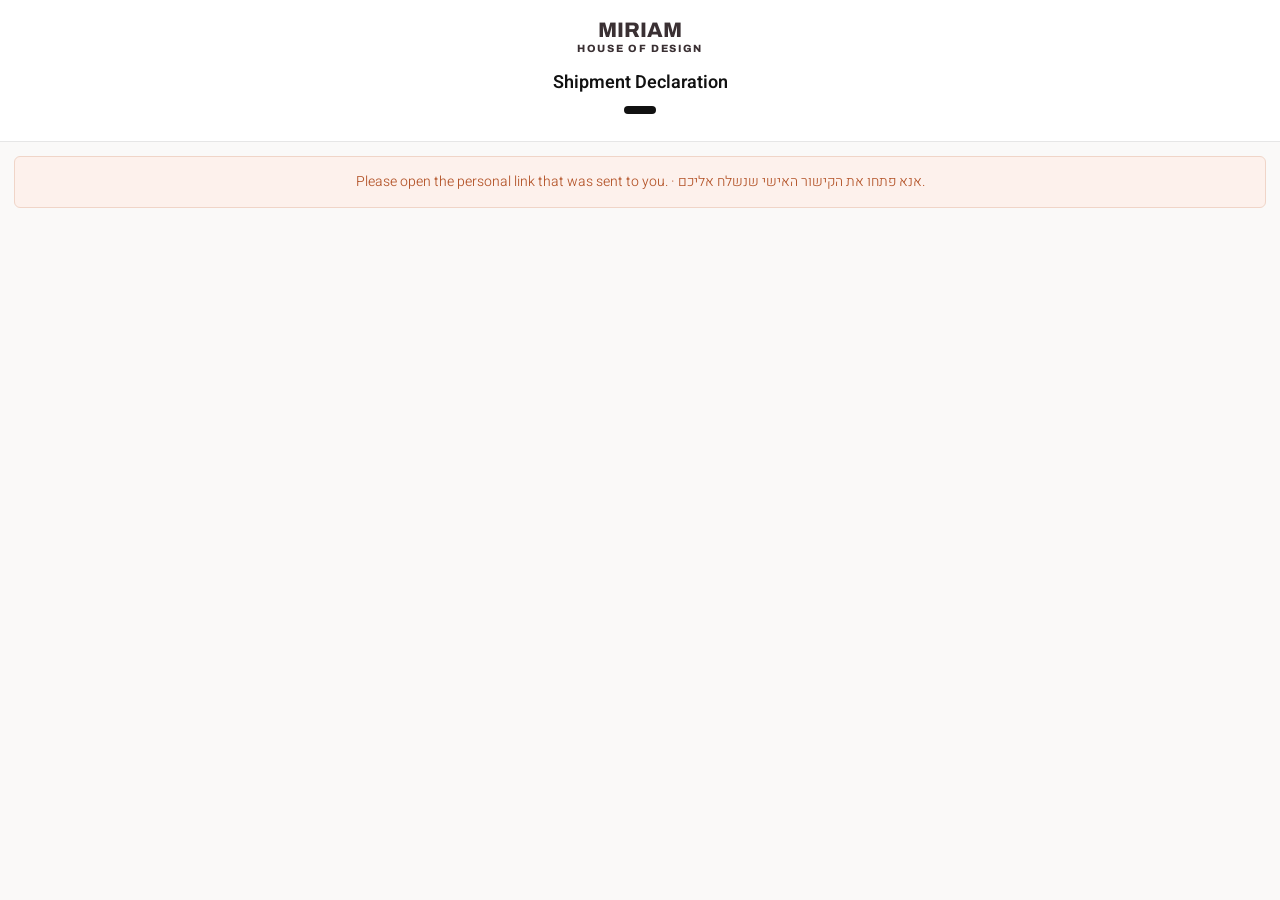
<file: index.html>
<!DOCTYPE html>
<html lang="he" dir="rtl">
<head>
<meta charset="UTF-8">
<meta name="viewport" content="width=device-width, initial-scale=1.0, viewport-fit=cover">
<title>Shipment Declaration · MIRIAM</title>
<meta name="robots" content="noindex,nofollow">
<meta name="theme-color" content="#ffffff">
<link rel="preconnect" href="https://fonts.googleapis.com">
<link rel="preconnect" href="https://fonts.gstatic.com" crossorigin>
<link href="https://fonts.googleapis.com/css2?family=Heebo:wght@300;400;500;600;700&family=Archivo:wght@700;800&display=swap" rel="stylesheet">
<link rel="stylesheet" href="s1.css"><link rel="stylesheet" href="s2.css">
<style>
[hidden]{display:none!important}
.lang{margin-top:12px;display:flex;gap:6px;justify-content:center}
.lang button{background:none;border:0;border-bottom:1px solid transparent;padding:3px 7px;font-family:inherit;font-size:11px;letter-spacing:.16em;color:#a39a94;cursor:pointer}
.lang button.on{color:#000;border-bottom-color:#000}
</style>
</head>
<body>
<noscript><div class="ns">Please open this link in your phone browser (Chrome / Safari).</div></noscript>
<div class="head">
<div class="logo-text"><span class="l1">MIRIAM</span><span class="l2">House of Design</span></div>
<h1 id="tTitle"></h1>
<div class="sup" id="tSup"></div>
<div class="lang" id="lang" hidden><button type="button"></button><button type="button"></button></div>
</div>
<div id="app">
<div class="wrap">
<div class="card">
<div class="grid2">
<div>
<label for="date" id="lDate"></label>
<input type="date" id="date">
</div>
<div>
<label for="boxes" id="lBoxes"></label>
<input type="number" id="boxes" min="0" step="1" inputmode="numeric">
</div>
</div>
</div>
<div class="entry">
<div class="lbl" id="lAdd"></div>
<input type="text" id="what" autocomplete="off" enterkeyhint="done">
<div class="qtyrow">
<span class="t" id="lQty"></span>
<div class="stepper">
<button type="button" id="minus">&minus;</button>
<input type="number" id="qty" value="1" min="1" step="1" inputmode="numeric">
<button type="button" id="plus">+</button>
</div>
</div>
<button type="button" class="more" id="moreBtn"></button>
<div class="extra" id="extra">
<input type="text" id="box" autocomplete="off">
<input type="text" id="note" autocomplete="off">
</div>
<button type="button" class="addbtn" id="add"></button>
</div>
<div id="msg" class="msg"></div>
<div class="listhead">
<h2 id="lList"></h2>
<span id="cnt"></span>
</div>
<div class="list" id="list"></div>
<div class="empty" id="empty"></div>
<div class="card" style="margin-top:20px">
<h2 id="lPhoto"></h2>
<div class="hint" id="hPhoto"></div>
<label class="filebox" for="photo"><span id="lPhotoBtn"></span>
<input type="file" id="photo" accept="image/*" multiple></label>
<div class="thumbs" id="thumbs"></div>
</div>
<div class="card">
<h2 id="lNotes"></h2>
<div class="hint" id="hNotes"></div>
<textarea id="notes"></textarea>
</div>
<div class="foot">MIRIAM House of Design</div>
</div>
</div>
<div class="done" id="done">
<div class="tick">&#10003;</div>
<h2 id="lDoneT"></h2>
<p id="lDoneP"></p>
<button type="button" id="again"></button>
</div>
<div class="bar" id="bar">
<div class="bar-in">
<div class="totals"><b id="tItems">0</b> <span id="lItems"></span><br><span id="tLines"></span></div>
<button type="button" class="go" id="review" disabled></button>
</div>
</div>
<div class="sheet" id="sheet">
<div class="sheet-in">
<h2 id="lSum"></h2>
<div class="meta" id="sMeta"></div>
<div class="sumlist" id="sList"></div>
<div class="sumtot"><span id="lTot"></span><span id="sTot">0</span></div>
<div class="sheet-actions">
<button type="button" class="b-out" id="back"></button>
<button type="button" class="b-solid" id="send"></button>
</div>
</div>
</div>
<script src="a1.js"></script>
<script src="a2.js"></script>
</body>
</html>
</file>
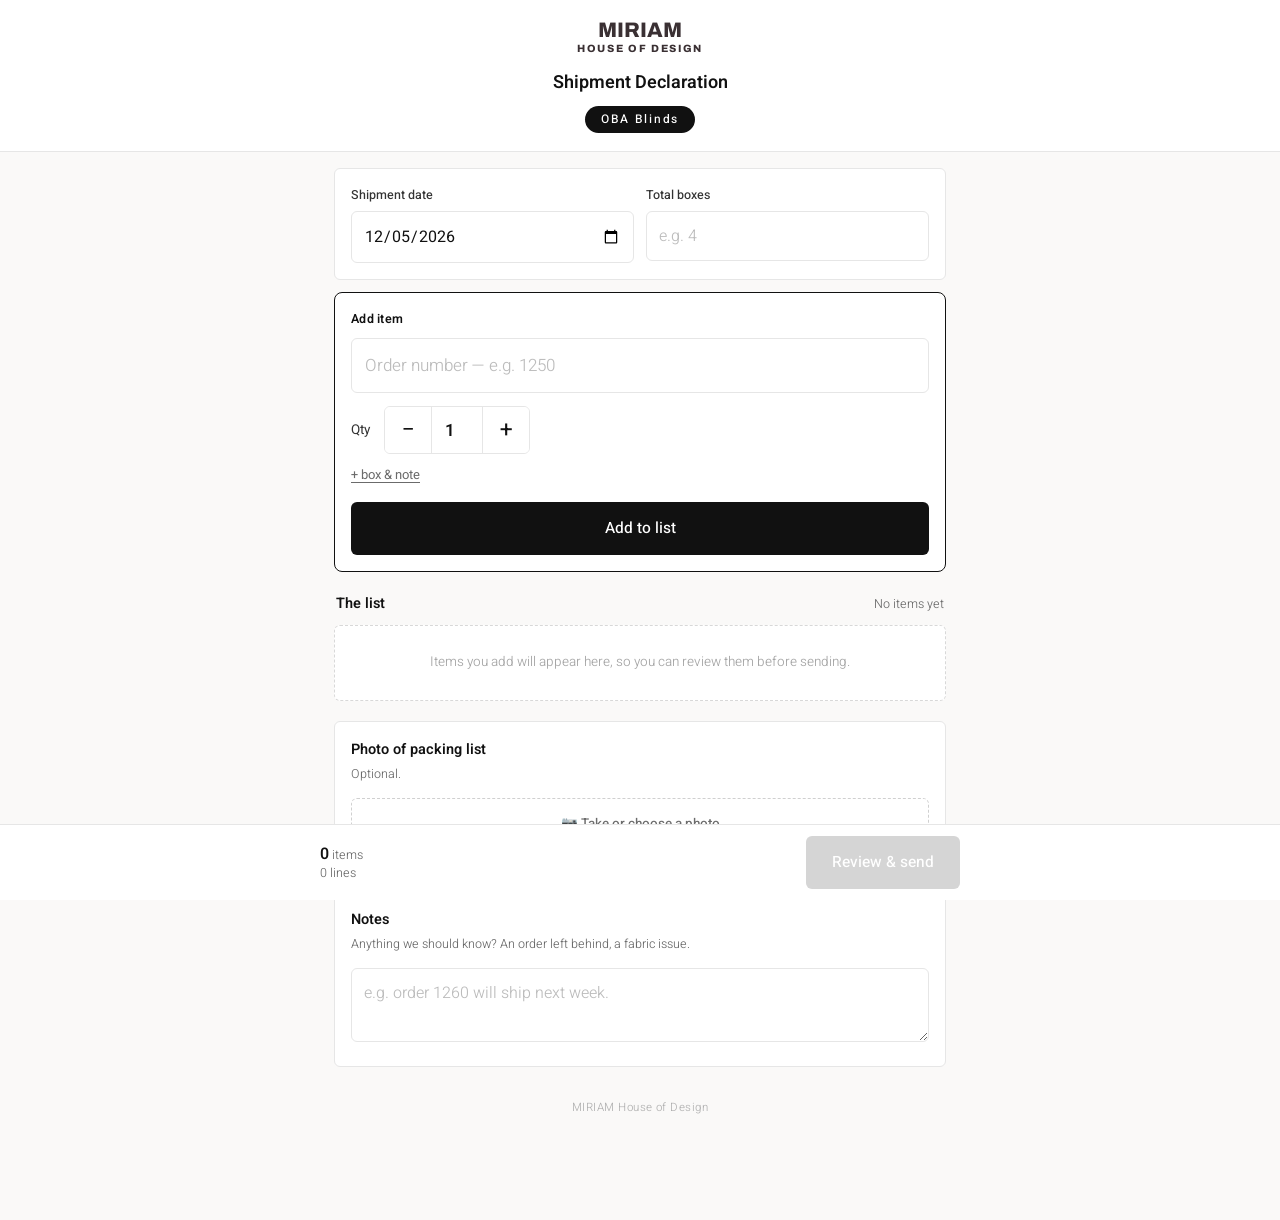
<file: h8rnp/index.html>
<!DOCTYPE html>
<html lang="he" dir="rtl">
<head>
<base href="../">
<meta charset="UTF-8">
<meta name="viewport" content="width=device-width, initial-scale=1.0, viewport-fit=cover">
<title>Shipment Declaration · MIRIAM</title>
<meta name="robots" content="noindex,nofollow">
<meta name="theme-color" content="#ffffff">
<link rel="preconnect" href="https://fonts.googleapis.com">
<link rel="preconnect" href="https://fonts.gstatic.com" crossorigin>
<link href="https://fonts.googleapis.com/css2?family=Heebo:wght@300;400;500;600;700&family=Archivo:wght@700;800&display=swap" rel="stylesheet">
<link rel="stylesheet" href="s1.css"><link rel="stylesheet" href="s2.css">
</head>
<body>
<noscript><div class="ns">Please open this link in your phone browser (Chrome / Safari).</div></noscript>
<div class="head">
<div class="logo-text"><span class="l1">MIRIAM</span><span class="l2">House of Design</span></div>
<h1 id="tTitle"></h1>
<div class="sup" id="tSup"></div>
</div>
<div id="app">
<div class="wrap">
<div class="card">
<div class="grid2">
<div>
<label for="date" id="lDate"></label>
<input type="date" id="date">
</div>
<div>
<label for="boxes" id="lBoxes"></label>
<input type="number" id="boxes" min="0" step="1" inputmode="numeric">
</div>
</div>
</div>
<div class="entry">
<div class="lbl" id="lAdd"></div>
<input type="text" id="what" autocomplete="off" enterkeyhint="done">
<div class="qtyrow">
<span class="t" id="lQty"></span>
<div class="stepper">
<button type="button" id="minus">&minus;</button>
<input type="number" id="qty" value="1" min="1" step="1" inputmode="numeric">
<button type="button" id="plus">+</button>
</div>
</div>
<button type="button" class="more" id="moreBtn"></button>
<div class="extra" id="extra">
<input type="text" id="box" autocomplete="off">
<input type="text" id="note" autocomplete="off">
</div>
<button type="button" class="addbtn" id="add"></button>
</div>
<div id="msg" class="msg"></div>
<div class="listhead">
<h2 id="lList"></h2>
<span id="cnt"></span>
</div>
<div class="list" id="list"></div>
<div class="empty" id="empty"></div>
<div class="card" style="margin-top:20px">
<h2 id="lPhoto"></h2>
<div class="hint" id="hPhoto"></div>
<label class="filebox" for="photo"><span id="lPhotoBtn"></span>
<input type="file" id="photo" accept="image/*" multiple></label>
<div class="thumbs" id="thumbs"></div>
</div>
<div class="card">
<h2 id="lNotes"></h2>
<div class="hint" id="hNotes"></div>
<textarea id="notes"></textarea>
</div>
<div class="foot">MIRIAM House of Design</div>
</div>
</div>
<div class="done" id="done">
<div class="tick">&#10003;</div>
<h2 id="lDoneT"></h2>
<p id="lDoneP"></p>
<button type="button" id="again"></button>
</div>
<div class="bar" id="bar">
<div class="bar-in">
<div class="totals"><b id="tItems">0</b> <span id="lItems"></span><br><span id="tLines"></span></div>
<button type="button" class="go" id="review" disabled></button>
</div>
</div>
<div class="sheet" id="sheet">
<div class="sheet-in">
<h2 id="lSum"></h2>
<div class="meta" id="sMeta"></div>
<div class="sumlist" id="sList"></div>
<div class="sumtot"><span id="lTot"></span><span id="sTot">0</span></div>
<div class="sheet-actions">
<button type="button" class="b-out" id="back"></button>
<button type="button" class="b-solid" id="send"></button>
</div>
</div>
</div>
<script>window.SUP="h8rnp";</script>
<script src="a1.js"></script>
<script src="a2.js"></script>
</body>
</html>
</file>
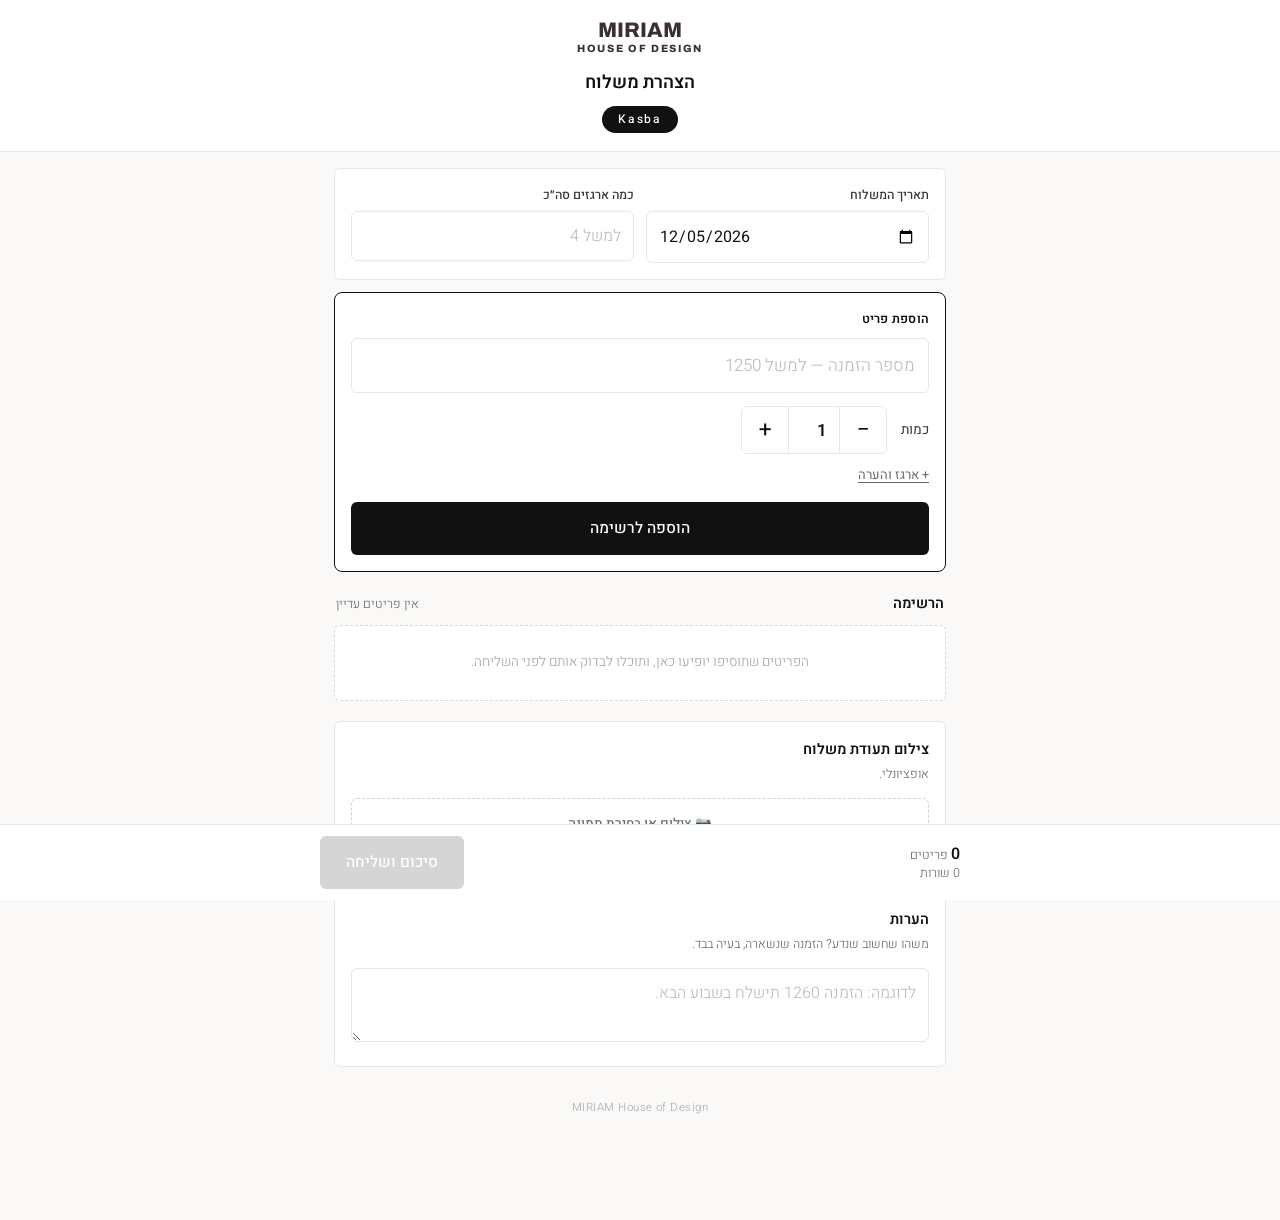
<file: q7m2k/index.html>
<!DOCTYPE html>
<html lang="he" dir="rtl">
<head>
<base href="../">
<meta charset="UTF-8">
<meta name="viewport" content="width=device-width, initial-scale=1.0, viewport-fit=cover">
<title>Shipment Declaration · MIRIAM</title>
<meta name="robots" content="noindex,nofollow">
<meta name="theme-color" content="#ffffff">
<link rel="preconnect" href="https://fonts.googleapis.com">
<link rel="preconnect" href="https://fonts.gstatic.com" crossorigin>
<link href="https://fonts.googleapis.com/css2?family=Heebo:wght@300;400;500;600;700&family=Archivo:wght@700;800&display=swap" rel="stylesheet">
<link rel="stylesheet" href="s1.css"><link rel="stylesheet" href="s2.css">
</head>
<body>
<noscript><div class="ns">Please open this link in your phone browser (Chrome / Safari).</div></noscript>
<div class="head">
<div class="logo-text"><span class="l1">MIRIAM</span><span class="l2">House of Design</span></div>
<h1 id="tTitle"></h1>
<div class="sup" id="tSup"></div>
</div>
<div id="app">
<div class="wrap">
<div class="card">
<div class="grid2">
<div>
<label for="date" id="lDate"></label>
<input type="date" id="date">
</div>
<div>
<label for="boxes" id="lBoxes"></label>
<input type="number" id="boxes" min="0" step="1" inputmode="numeric">
</div>
</div>
</div>
<div class="entry">
<div class="lbl" id="lAdd"></div>
<input type="text" id="what" autocomplete="off" enterkeyhint="done">
<div class="qtyrow">
<span class="t" id="lQty"></span>
<div class="stepper">
<button type="button" id="minus">&minus;</button>
<input type="number" id="qty" value="1" min="1" step="1" inputmode="numeric">
<button type="button" id="plus">+</button>
</div>
</div>
<button type="button" class="more" id="moreBtn"></button>
<div class="extra" id="extra">
<input type="text" id="box" autocomplete="off">
<input type="text" id="note" autocomplete="off">
</div>
<button type="button" class="addbtn" id="add"></button>
</div>
<div id="msg" class="msg"></div>
<div class="listhead">
<h2 id="lList"></h2>
<span id="cnt"></span>
</div>
<div class="list" id="list"></div>
<div class="empty" id="empty"></div>
<div class="card" style="margin-top:20px">
<h2 id="lPhoto"></h2>
<div class="hint" id="hPhoto"></div>
<label class="filebox" for="photo"><span id="lPhotoBtn"></span>
<input type="file" id="photo" accept="image/*" multiple></label>
<div class="thumbs" id="thumbs"></div>
</div>
<div class="card">
<h2 id="lNotes"></h2>
<div class="hint" id="hNotes"></div>
<textarea id="notes"></textarea>
</div>
<div class="foot">MIRIAM House of Design</div>
</div>
</div>
<div class="done" id="done">
<div class="tick">&#10003;</div>
<h2 id="lDoneT"></h2>
<p id="lDoneP"></p>
<button type="button" id="again"></button>
</div>
<div class="bar" id="bar">
<div class="bar-in">
<div class="totals"><b id="tItems">0</b> <span id="lItems"></span><br><span id="tLines"></span></div>
<button type="button" class="go" id="review" disabled></button>
</div>
</div>
<div class="sheet" id="sheet">
<div class="sheet-in">
<h2 id="lSum"></h2>
<div class="meta" id="sMeta"></div>
<div class="sumlist" id="sList"></div>
<div class="sumtot"><span id="lTot"></span><span id="sTot">0</span></div>
<div class="sheet-actions">
<button type="button" class="b-out" id="back"></button>
<button type="button" class="b-solid" id="send"></button>
</div>
</div>
</div>
<script>window.SUP="q7m2k";</script>
<script src="a1.js"></script>
<script src="a2.js"></script>
</body>
</html>
</file>
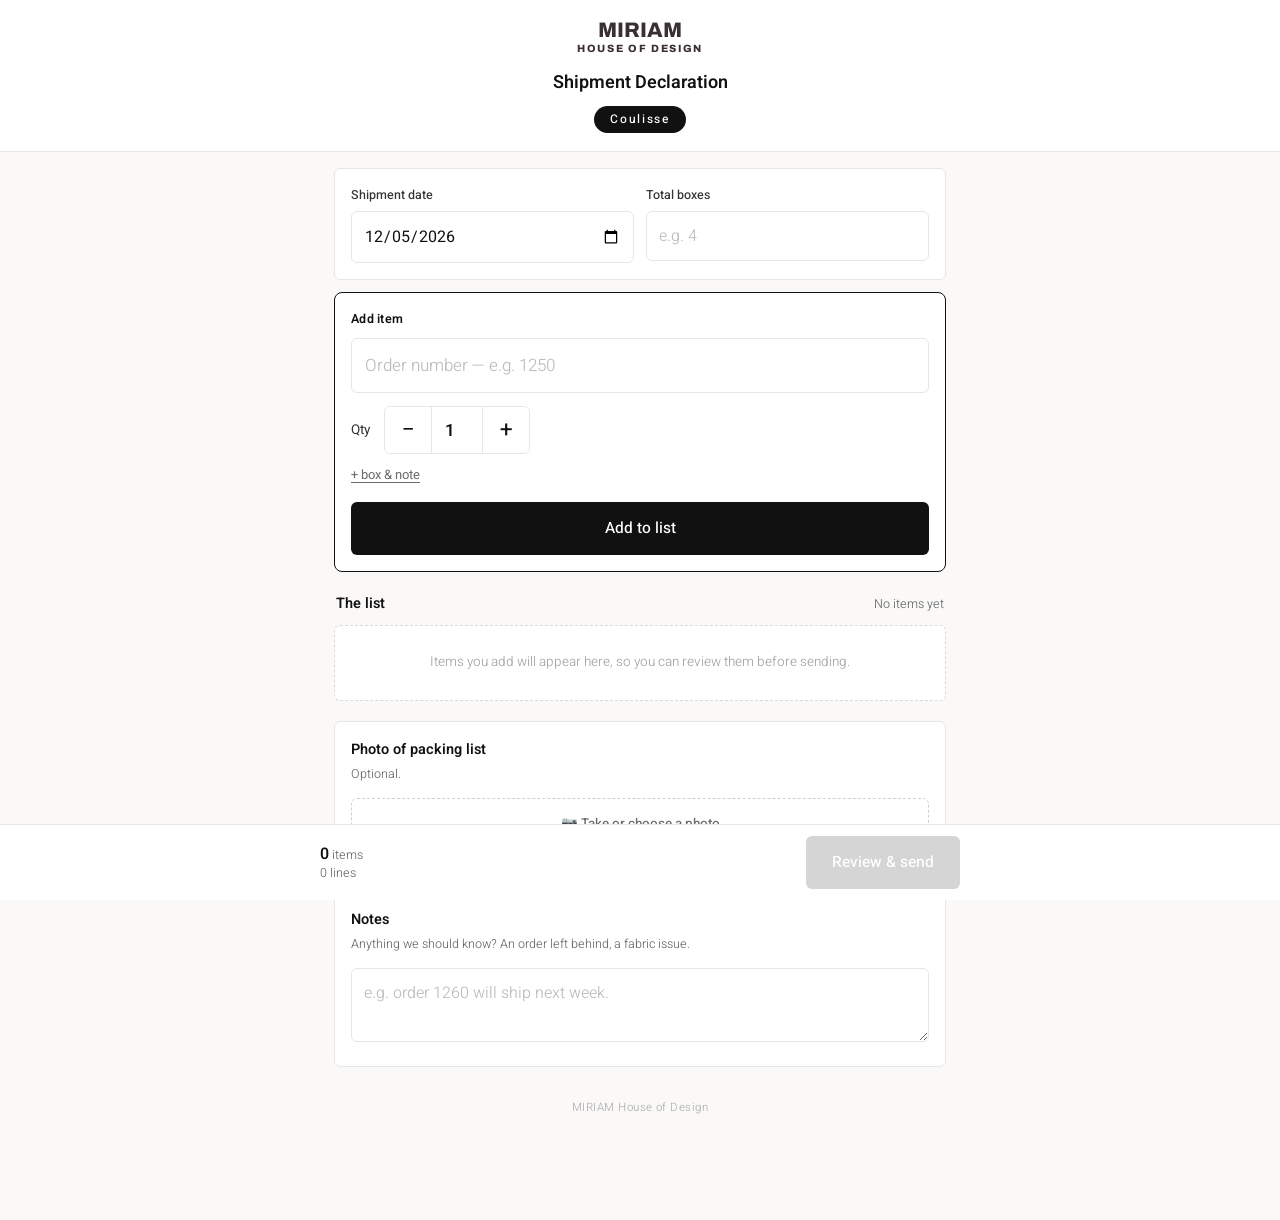
<file: t5xwb/index.html>
<!DOCTYPE html>
<html lang="he" dir="rtl">
<head>
<base href="../">
<meta charset="UTF-8">
<meta name="viewport" content="width=device-width, initial-scale=1.0, viewport-fit=cover">
<title>Shipment Declaration · MIRIAM</title>
<meta name="robots" content="noindex,nofollow">
<meta name="theme-color" content="#ffffff">
<link rel="preconnect" href="https://fonts.googleapis.com">
<link rel="preconnect" href="https://fonts.gstatic.com" crossorigin>
<link href="https://fonts.googleapis.com/css2?family=Heebo:wght@300;400;500;600;700&family=Archivo:wght@700;800&display=swap" rel="stylesheet">
<link rel="stylesheet" href="s1.css"><link rel="stylesheet" href="s2.css">
</head>
<body>
<noscript><div class="ns">Please open this link in your phone browser (Chrome / Safari).</div></noscript>
<div class="head">
<div class="logo-text"><span class="l1">MIRIAM</span><span class="l2">House of Design</span></div>
<h1 id="tTitle"></h1>
<div class="sup" id="tSup"></div>
</div>
<div id="app">
<div class="wrap">
<div class="card">
<div class="grid2">
<div>
<label for="date" id="lDate"></label>
<input type="date" id="date">
</div>
<div>
<label for="boxes" id="lBoxes"></label>
<input type="number" id="boxes" min="0" step="1" inputmode="numeric">
</div>
</div>
</div>
<div class="entry">
<div class="lbl" id="lAdd"></div>
<input type="text" id="what" autocomplete="off" enterkeyhint="done">
<div class="qtyrow">
<span class="t" id="lQty"></span>
<div class="stepper">
<button type="button" id="minus">&minus;</button>
<input type="number" id="qty" value="1" min="1" step="1" inputmode="numeric">
<button type="button" id="plus">+</button>
</div>
</div>
<button type="button" class="more" id="moreBtn"></button>
<div class="extra" id="extra">
<input type="text" id="box" autocomplete="off">
<input type="text" id="note" autocomplete="off">
</div>
<button type="button" class="addbtn" id="add"></button>
</div>
<div id="msg" class="msg"></div>
<div class="listhead">
<h2 id="lList"></h2>
<span id="cnt"></span>
</div>
<div class="list" id="list"></div>
<div class="empty" id="empty"></div>
<div class="card" style="margin-top:20px">
<h2 id="lPhoto"></h2>
<div class="hint" id="hPhoto"></div>
<label class="filebox" for="photo"><span id="lPhotoBtn"></span>
<input type="file" id="photo" accept="image/*" multiple></label>
<div class="thumbs" id="thumbs"></div>
</div>
<div class="card">
<h2 id="lNotes"></h2>
<div class="hint" id="hNotes"></div>
<textarea id="notes"></textarea>
</div>
<div class="foot">MIRIAM House of Design</div>
</div>
</div>
<div class="done" id="done">
<div class="tick">&#10003;</div>
<h2 id="lDoneT"></h2>
<p id="lDoneP"></p>
<button type="button" id="again"></button>
</div>
<div class="bar" id="bar">
<div class="bar-in">
<div class="totals"><b id="tItems">0</b> <span id="lItems"></span><br><span id="tLines"></span></div>
<button type="button" class="go" id="review" disabled></button>
</div>
</div>
<div class="sheet" id="sheet">
<div class="sheet-in">
<h2 id="lSum"></h2>
<div class="meta" id="sMeta"></div>
<div class="sumlist" id="sList"></div>
<div class="sumtot"><span id="lTot"></span><span id="sTot">0</span></div>
<div class="sheet-actions">
<button type="button" class="b-out" id="back"></button>
<button type="button" class="b-solid" id="send"></button>
</div>
</div>
</div>
<script>window.SUP="t5xwb";</script>
<script src="a1.js"></script>
<script src="a2.js"></script>
</body>
</html>
</file>
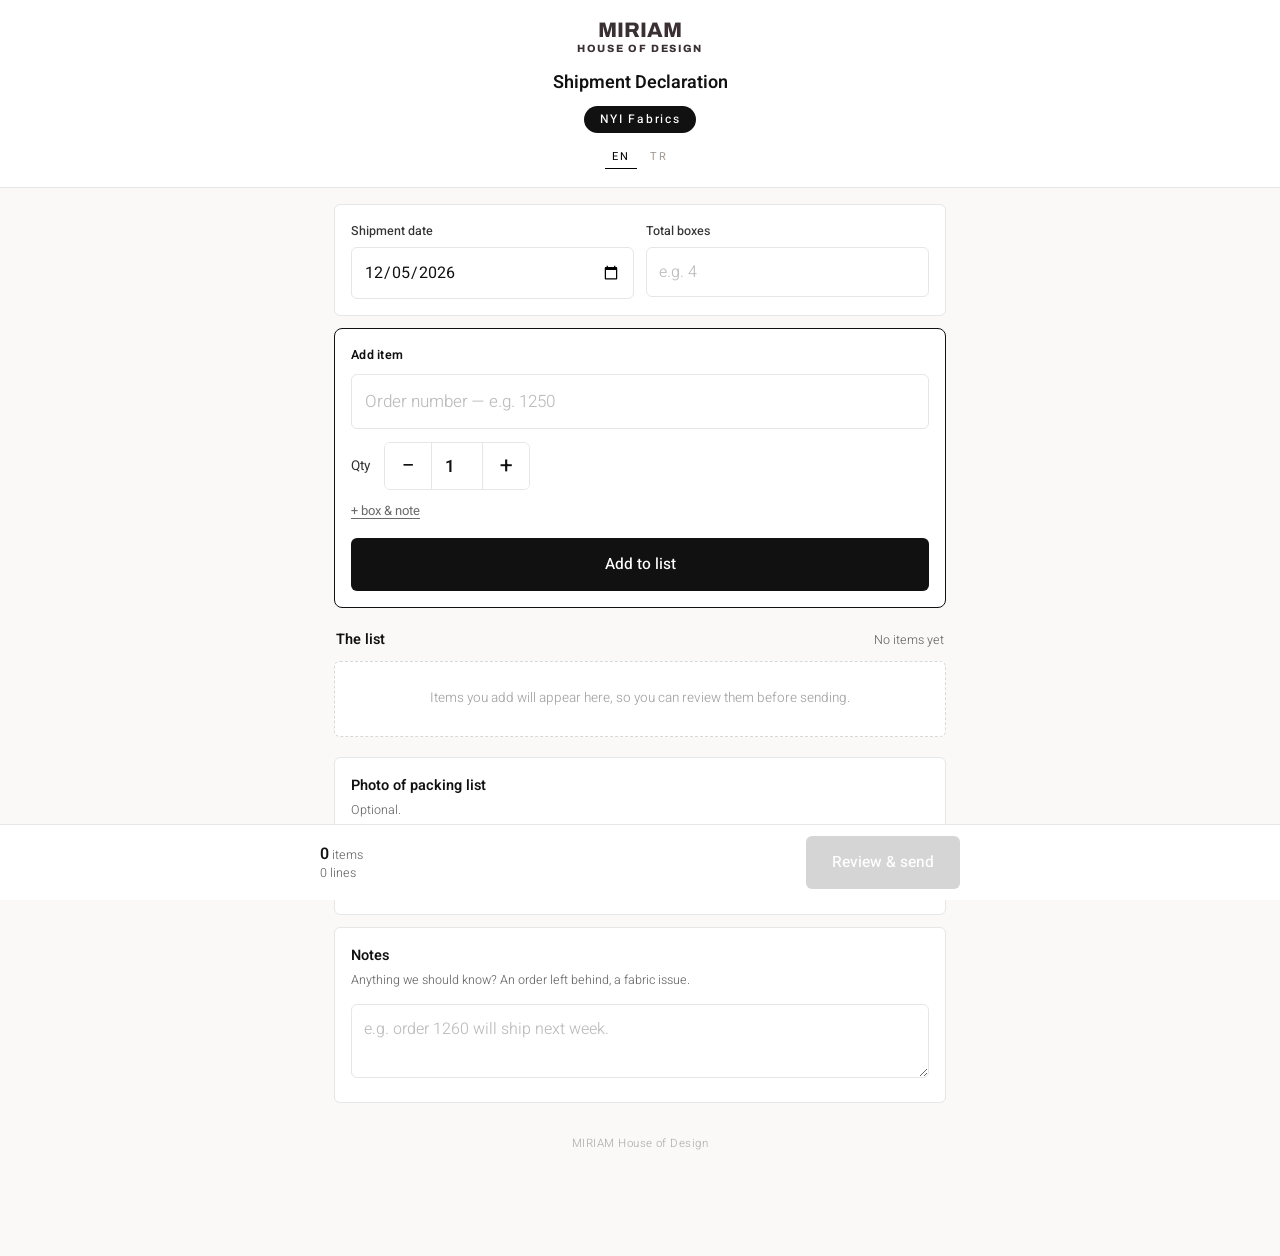
<file: v4kdz/index.html>
<!DOCTYPE html>
<html lang="he" dir="rtl">
<head>
<base href="../">
<meta charset="UTF-8">
<meta name="viewport" content="width=device-width, initial-scale=1.0, viewport-fit=cover">
<title>Shipment Declaration · MIRIAM</title>
<meta name="robots" content="noindex,nofollow">
<meta name="theme-color" content="#ffffff">
<link rel="preconnect" href="https://fonts.googleapis.com">
<link rel="preconnect" href="https://fonts.gstatic.com" crossorigin>
<link href="https://fonts.googleapis.com/css2?family=Heebo:wght@300;400;500;600;700&family=Archivo:wght@700;800&display=swap" rel="stylesheet">
<link rel="stylesheet" href="s1.css"><link rel="stylesheet" href="s2.css">
<style>
[hidden]{display:none!important}
.lang{margin-top:12px;display:flex;gap:6px;justify-content:center}
.lang button{background:none;border:0;border-bottom:1px solid transparent;padding:3px 7px;font-family:inherit;font-size:11px;letter-spacing:.16em;color:#a39a94;cursor:pointer}
.lang button.on{color:#000;border-bottom-color:#000}
</style>
</head>
<body>
<noscript><div class="ns">Please open this link in your phone browser (Chrome / Safari).</div></noscript>
<div class="head">
<div class="logo-text"><span class="l1">MIRIAM</span><span class="l2">House of Design</span></div>
<h1 id="tTitle"></h1>
<div class="sup" id="tSup"></div>
<div class="lang" id="lang" hidden><button type="button"></button><button type="button"></button></div>
</div>
<div id="app">
<div class="wrap">
<div class="card">
<div class="grid2">
<div>
<label for="date" id="lDate"></label>
<input type="date" id="date">
</div>
<div>
<label for="boxes" id="lBoxes"></label>
<input type="number" id="boxes" min="0" step="1" inputmode="numeric">
</div>
</div>
</div>
<div class="entry">
<div class="lbl" id="lAdd"></div>
<input type="text" id="what" autocomplete="off" enterkeyhint="done">
<div class="qtyrow">
<span class="t" id="lQty"></span>
<div class="stepper">
<button type="button" id="minus">&minus;</button>
<input type="number" id="qty" value="1" min="1" step="1" inputmode="numeric">
<button type="button" id="plus">+</button>
</div>
</div>
<button type="button" class="more" id="moreBtn"></button>
<div class="extra" id="extra">
<input type="text" id="box" autocomplete="off">
<input type="text" id="note" autocomplete="off">
</div>
<button type="button" class="addbtn" id="add"></button>
</div>
<div id="msg" class="msg"></div>
<div class="listhead">
<h2 id="lList"></h2>
<span id="cnt"></span>
</div>
<div class="list" id="list"></div>
<div class="empty" id="empty"></div>
<div class="card" style="margin-top:20px">
<h2 id="lPhoto"></h2>
<div class="hint" id="hPhoto"></div>
<label class="filebox" for="photo"><span id="lPhotoBtn"></span>
<input type="file" id="photo" accept="image/*" multiple></label>
<div class="thumbs" id="thumbs"></div>
</div>
<div class="card">
<h2 id="lNotes"></h2>
<div class="hint" id="hNotes"></div>
<textarea id="notes"></textarea>
</div>
<div class="foot">MIRIAM House of Design</div>
</div>
</div>
<div class="done" id="done">
<div class="tick">&#10003;</div>
<h2 id="lDoneT"></h2>
<p id="lDoneP"></p>
<button type="button" id="again"></button>
</div>
<div class="bar" id="bar">
<div class="bar-in">
<div class="totals"><b id="tItems">0</b> <span id="lItems"></span><br><span id="tLines"></span></div>
<button type="button" class="go" id="review" disabled></button>
</div>
</div>
<div class="sheet" id="sheet">
<div class="sheet-in">
<h2 id="lSum"></h2>
<div class="meta" id="sMeta"></div>
<div class="sumlist" id="sList"></div>
<div class="sumtot"><span id="lTot"></span><span id="sTot">0</span></div>
<div class="sheet-actions">
<button type="button" class="b-out" id="back"></button>
<button type="button" class="b-solid" id="send"></button>
</div>
</div>
</div>
<script>window.SUP="v4kdz";</script>
<script src="a1.js"></script>
<script src="a2.js"></script>
</body>
</html>
</file>
<file: s1.css>
:root{--white:#FFFFFF;--ink:#111111;--logo:#3a3033;--gray:#6b6b6b;--line:#e6e6e6;--band:#EDE7E4;--radius:6px;--warn:#b4552a;--soft:#faf9f8;}*{margin:0;padding:0;box-sizing:border-box;-webkit-tap-highlight-color:transparent;}body{font-family:'Heebo',sans-serif;background:var(--soft);color:var(--ink);line-height:1.6;font-weight:300;-webkit-font-smoothing:antialiased;padding-bottom:96px;}.head{background:var(--white);border-bottom:1px solid var(--line);padding:20px 20px 18px;text-align:center;}.logo-text{font-family:'Archivo',sans-serif;font-weight:800;color:var(--logo);line-height:1;text-transform:uppercase;}.logo-text .l1{font-size:21px;display:block;}.logo-text .l2{font-size:10.5px;letter-spacing:.16em;display:block;margin-top:3px;}.head h1{font-size:18px;font-weight:600;margin-top:14px;}.head .sup{display:inline-block;background:var(--ink);color:var(--white);font-size:12px;letter-spacing:.14em;padding:4px 16px;border-radius:100px;margin-top:9px;font-weight:500;}.wrap{max-width:640px;margin:0 auto;padding:16px 14px 0;}.card{background:var(--white);border:1px solid var(--line);border-radius:var(--radius);padding:16px;margin-bottom:12px;}.card h2{font-size:14.5px;font-weight:600;margin-bottom:3px;}.card .hint{font-size:12.5px;color:var(--gray);margin-bottom:14px;}label{display:block;font-size:12.5px;font-weight:500;margin-bottom:6px;color:#333;}input[type=text],input[type=number],input[type=date],textarea{width:100%;font-family:inherit;font-size:16px;font-weight:400;color:var(--ink);background:var(--white);border:1px solid var(--line);border-radius:var(--radius);padding:12px;transition:border-color .15s;}input:focus,textarea:focus{outline:none;border-color:var(--ink);}input::placeholder,textarea::placeholder{color:#bcbcbc;font-weight:300;}textarea{resize:vertical;min-height:70px;line-height:1.5;}.grid2{display:grid;grid-template-columns:1fr 1fr;gap:12px;}.entry{background:var(--white);border:1.5px solid var(--ink);border-radius:8px;padding:16px;margin-bottom:14px;}.entry .lbl{font-size:12.5px;font-weight:600;letter-spacing:.02em;margin-bottom:9px;}#what{font-size:17px;padding:14px 13px;}.qtyrow{display:flex;align-items:center;gap:14px;margin-top:13px;}.qtyrow .t{font-size:13.5px;color:#333;font-weight:400;}.stepper{display:flex;align-items:center;border:1px solid var(--line);border-radius:var(--radius);overflow:hidden;}.stepper button{width:46px;height:46px;background:var(--white);border:none;font-size:23px;font-weight:400;color:var(--ink);cursor:pointer;font-family:inherit;line-height:1;transition:background .15s;}.stepper button:active{background:var(--band);}.stepper input{width:52px;height:46px;border:none;border-inline:1px solid var(--line);text-align:center;font-size:17px;font-weight:600;padding:0;border-radius:0;}.more{background:none;border:none;font-family:inherit;font-size:13px;color:var(--gray);cursor:pointer;padding:11px 0 3px;text-decoration:underline;text-underline-offset:3px;}.extra{display:none;gap:10px;margin-top:11px;}.extra.on{display:grid;grid-template-columns:1fr 1fr;}.extra input{font-size:15px;padding:11px;}.addbtn{width:100%;margin-top:14px;background:var(--ink);color:var(--white);border:none;font-family:inherit;font-size:15.5px;font-weight:500;padding:15px;border-radius:var(--radius);cursor:pointer;transition:opacity .18s;}.addbtn:active{opacity:.8;}.listhead{display:flex;justify-content:space-between;align-items:baseline;margin:20px 2px 10px;}.listhead h2{font-size:14.5px;font-weight:600;}.listhead span{font-size:12.5px;color:var(--gray);}.list{display:grid;gap:7px;}.empty{background:var(--white);border:1px dashed #d8d8d8;border-radius:var(--radius);padding:26px 18px;text-align:center;color:#a5a5a5;font-size:13.5px;}.item{background:var(--white);border:1px solid var(--line);border-radius:var(--radius);padding:12px 13px;display:grid;grid-template-columns:1fr auto auto;gap:11px;align-items:center;animation:pop .22s ease;}@keyframes pop{from{opacity:0;transform:translateY(-5px);}to{opacity:1;transform:none;}}.item .main{min-width:0;}.item .v{font-size:15.5px;font-weight:500;overflow:hidden;text-overflow:ellipsis;white-space:nowrap;}
</file>
<file: s2.css>
.item .m{font-size:12px;color:var(--gray);margin-top:1px;overflow:hidden;text-overflow:ellipsis;white-space:nowrap;}.item .q{background:var(--band);border-radius:100px;padding:4px 13px;font-size:14px;font-weight:600;white-space:nowrap;}.item .x{background:none;border:none;color:#c6c6c6;font-size:21px;line-height:1;cursor:pointer;padding:4px 3px;}.item .x:active{color:var(--warn);}.filebox{border:1px dashed #d0d0d0;border-radius:var(--radius);padding:15px;text-align:center;cursor:pointer;}.filebox span{font-size:13.5px;color:var(--gray);}.filebox input{display:none;}.thumbs{display:flex;gap:8px;flex-wrap:wrap;margin-top:10px;}.thumb{position:relative;width:64px;height:64px;border-radius:var(--radius);overflow:hidden;border:1px solid var(--line);}.thumb img{width:100%;height:100%;object-fit:cover;display:block;}.thumb button{position:absolute;top:0;left:0;background:rgba(17,17,17,.72);color:#fff;border:none;width:20px;height:20px;font-size:13px;line-height:20px;cursor:pointer;padding:0;border-bottom-right-radius:6px;}.bar{position:fixed;bottom:0;right:0;left:0;background:var(--white);border-top:1px solid var(--line);padding:11px 14px calc(11px + env(safe-area-inset-bottom));z-index:40;}.bar-in{max-width:640px;margin:0 auto;display:flex;align-items:center;gap:12px;}.totals{flex:1;font-size:12.5px;color:var(--gray);line-height:1.4;}.totals b{color:var(--ink);font-weight:600;font-size:16px;}.go{background:var(--ink);color:var(--white);border:none;font-family:inherit;font-size:15.5px;font-weight:500;padding:15px 26px;border-radius:var(--radius);cursor:pointer;white-space:nowrap;}.go:disabled{background:#d5d5d5;cursor:not-allowed;}.msg{display:none;margin:0 0 12px;padding:11px 13px;border-radius:var(--radius);font-size:13.5px;background:#fdf1ec;border:1px solid #f0d5c8;color:var(--warn);}.msg.on{display:block;}.sheet{position:fixed;inset:0;background:rgba(17,17,17,.4);z-index:60;display:none;align-items:flex-end;}.sheet.on{display:flex;}.sheet-in{background:var(--white);width:100%;max-height:92vh;overflow-y:auto;border-radius:14px 14px 0 0;padding:24px 18px calc(18px + env(safe-area-inset-bottom));animation:up .25s ease;}@media(min-width:641px){.sheet{align-items:center;justify-content:center;}.sheet-in{max-width:520px;border-radius:12px;}}@keyframes up{from{transform:translateY(24px);opacity:0;}to{transform:none;opacity:1;}}.sheet h2{font-size:20px;font-weight:600;text-align:center;}.sheet .meta{text-align:center;font-size:13px;color:var(--gray);margin:6px 0 20px;}.sumlist{border-top:1px solid var(--line);}.sumlist .r{display:flex;justify-content:space-between;align-items:center;gap:12px;padding:11px 2px;border-bottom:1px solid var(--line);}.sumlist .r .n{font-size:15px;font-weight:400;min-width:0;overflow:hidden;text-overflow:ellipsis;white-space:nowrap;}.sumlist .r .n small{display:block;font-size:11.5px;color:var(--gray);font-weight:300;}.sumlist .r .c{font-size:15px;font-weight:600;white-space:nowrap;}.sumtot{display:flex;justify-content:space-between;padding:15px 2px 4px;font-size:16px;font-weight:600;}.sheet-actions{display:grid;grid-template-columns:1fr 1.4fr;gap:10px;margin-top:20px;}.b-out{background:var(--white);border:1px solid var(--ink);color:var(--ink);font-family:inherit;font-size:15px;padding:15px;border-radius:var(--radius);cursor:pointer;}.b-solid{background:var(--ink);border:1px solid var(--ink);color:var(--white);font-family:inherit;font-size:15.5px;font-weight:500;padding:15px;border-radius:var(--radius);cursor:pointer;}.b-solid:disabled{opacity:.5;}.done{display:none;text-align:center;padding:74px 24px;}.done.on{display:block;}.done .tick{width:62px;height:62px;border-radius:50%;background:var(--ink);color:#fff;font-size:29px;line-height:62px;margin:0 auto 20px;}.done h2{font-size:22px;font-weight:600;margin-bottom:9px;}.done p{font-size:15px;color:var(--gray);max-width:360px;margin:0 auto 24px;}.done button{background:var(--white);border:1px solid var(--ink);color:var(--ink);font-family:inherit;font-size:14.5px;padding:13px 28px;border-radius:var(--radius);cursor:pointer;}.foot{text-align:center;font-size:11.5px;color:#b0b0b0;padding:20px 20px 6px;letter-spacing:.04em;}.ns{background:#fdf1ec;border:1px solid #f0d5c8;color:var(--warn);padding:14px;border-radius:var(--radius);margin:14px;font-size:14px;text-align:center;}
</file>
